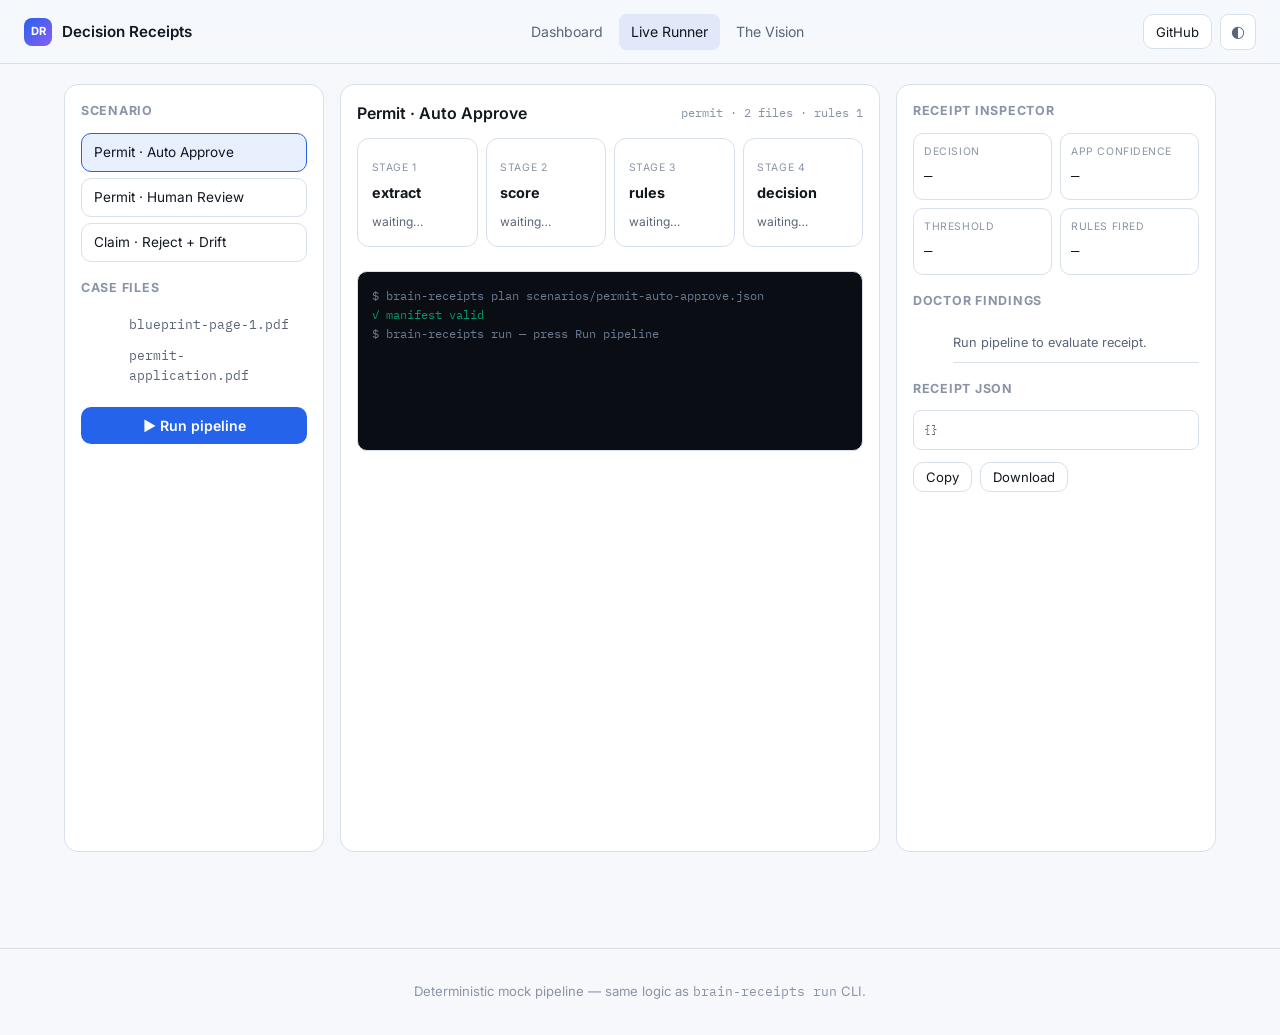
<file: site/runner.html>
<!DOCTYPE html>
<html lang="en">
<head>
  <meta charset="utf-8" />
  <meta name="viewport" content="width=device-width, initial-scale=1" />
  <title>Decision Receipts — Live Runner</title>
  <meta name="description" content="Run permit and claim scenarios through the decision receipt pipeline — watch extract, score, rules, and decision stages live." />
  <link rel="icon" type="image/svg+xml" href="./favicon.svg" />
  <link rel="preconnect" href="https://fonts.googleapis.com" />
  <link href="https://fonts.googleapis.com/css2?family=IBM+Plex+Mono:wght@400;500&family=Inter:wght@400;500;600;700&display=swap" rel="stylesheet" />
  <link rel="stylesheet" href="./styles.css" />
  <script src="./embedded-demos.js"></script>
  <script src="./shared.js" defer></script>
  <script src="./runner.js" defer></script>
</head>
<body>
  <header class="site-header">
    <a class="brand" href="./index.html">
      <span class="brand-mark">DR</span>
      Decision Receipts
    </a>
    <nav class="site-nav" aria-label="Main">
      <a href="./index.html" data-page="dashboard">Dashboard</a>
      <a href="./runner.html" data-page="runner" class="active">Live Runner</a>
      <a href="./vision.html" data-page="vision">The Vision</a>
    </nav>
    <div class="header-actions">
      <a class="btn btn-sm" href="https://github.com/Abhishek21g/brain-decision-receipts">GitHub</a>
      <button type="button" class="icon-btn" id="themeToggle" aria-label="Toggle theme">◐</button>
    </div>
  </header>

  <div class="page">
    <div class="runner-layout">
      <aside class="runner-sidebar">
        <h2>Scenario</h2>
        <div class="scenario-pick" id="scenarioPick"></div>
        <h2>Case files</h2>
        <ul class="file-tree" id="fileTree"></ul>
        <button type="button" class="btn btn-primary" id="runBtn" style="width:100%;margin-top:1rem">▶ Run pipeline</button>
      </aside>

      <main class="runner-main">
        <div style="display:flex;justify-content:space-between;align-items:center;margin-bottom:0.75rem;flex-wrap:wrap;gap:0.5rem">
          <h2 style="font-size:1rem;font-weight:600" id="runnerTitle">Select a scenario</h2>
          <span class="mono" style="font-size:0.75rem;color:var(--text-faint)" id="runnerMeta"></span>
        </div>
        <div class="pipeline-steps" id="pipelineSteps">
          <div class="pipe-card" data-step="extract"><span class="step-label">Stage 1</span><strong>extract</strong><span id="stepExtract">waiting…</span></div>
          <div class="pipe-card" data-step="score"><span class="step-label">Stage 2</span><strong>score</strong><span id="stepScore">waiting…</span></div>
          <div class="pipe-card" data-step="rules"><span class="step-label">Stage 3</span><strong>rules</strong><span id="stepRules">waiting…</span></div>
          <div class="pipe-card" data-step="decision"><span class="step-label">Stage 4</span><strong>decision</strong><span id="stepDecision">waiting…</span></div>
        </div>
        <div class="terminal-out" id="terminal" aria-live="polite"><span class="line-dim">$ brain-receipts run — waiting for scenario…</span></div>
      </main>

      <aside class="runner-inspector">
        <h2>Receipt inspector</h2>
        <div class="inspector-metrics">
          <div class="inspector-stat"><label>Decision</label><span id="inspDecision" class="decision-pill">—</span></div>
          <div class="inspector-stat"><label>App confidence</label><span id="inspConf">—</span></div>
          <div class="inspector-stat"><label>Threshold</label><span id="inspThreshold">—</span></div>
          <div class="inspector-stat"><label>Rules fired</label><span id="inspRules">—</span></div>
        </div>
        <h2>Doctor findings</h2>
        <ul class="findings-list" id="findingsList"><li class="finding"><p>Run pipeline to evaluate receipt.</p></li></ul>
        <h2 style="margin-top:1rem">Receipt JSON</h2>
        <pre class="receipt-preview" id="receiptPreview">{}</pre>
        <div style="display:flex;gap:0.5rem;margin-top:0.75rem;flex-wrap:wrap">
          <button type="button" class="btn btn-sm" id="copyBtn">Copy</button>
          <button type="button" class="btn btn-sm" id="downloadBtn">Download</button>
        </div>
      </aside>
    </div>
  </div>

  <footer class="site-footer">
    <p>Deterministic mock pipeline — same logic as <code>brain-receipts run</code> CLI.</p>
  </footer>
</body>
</html>
</file>
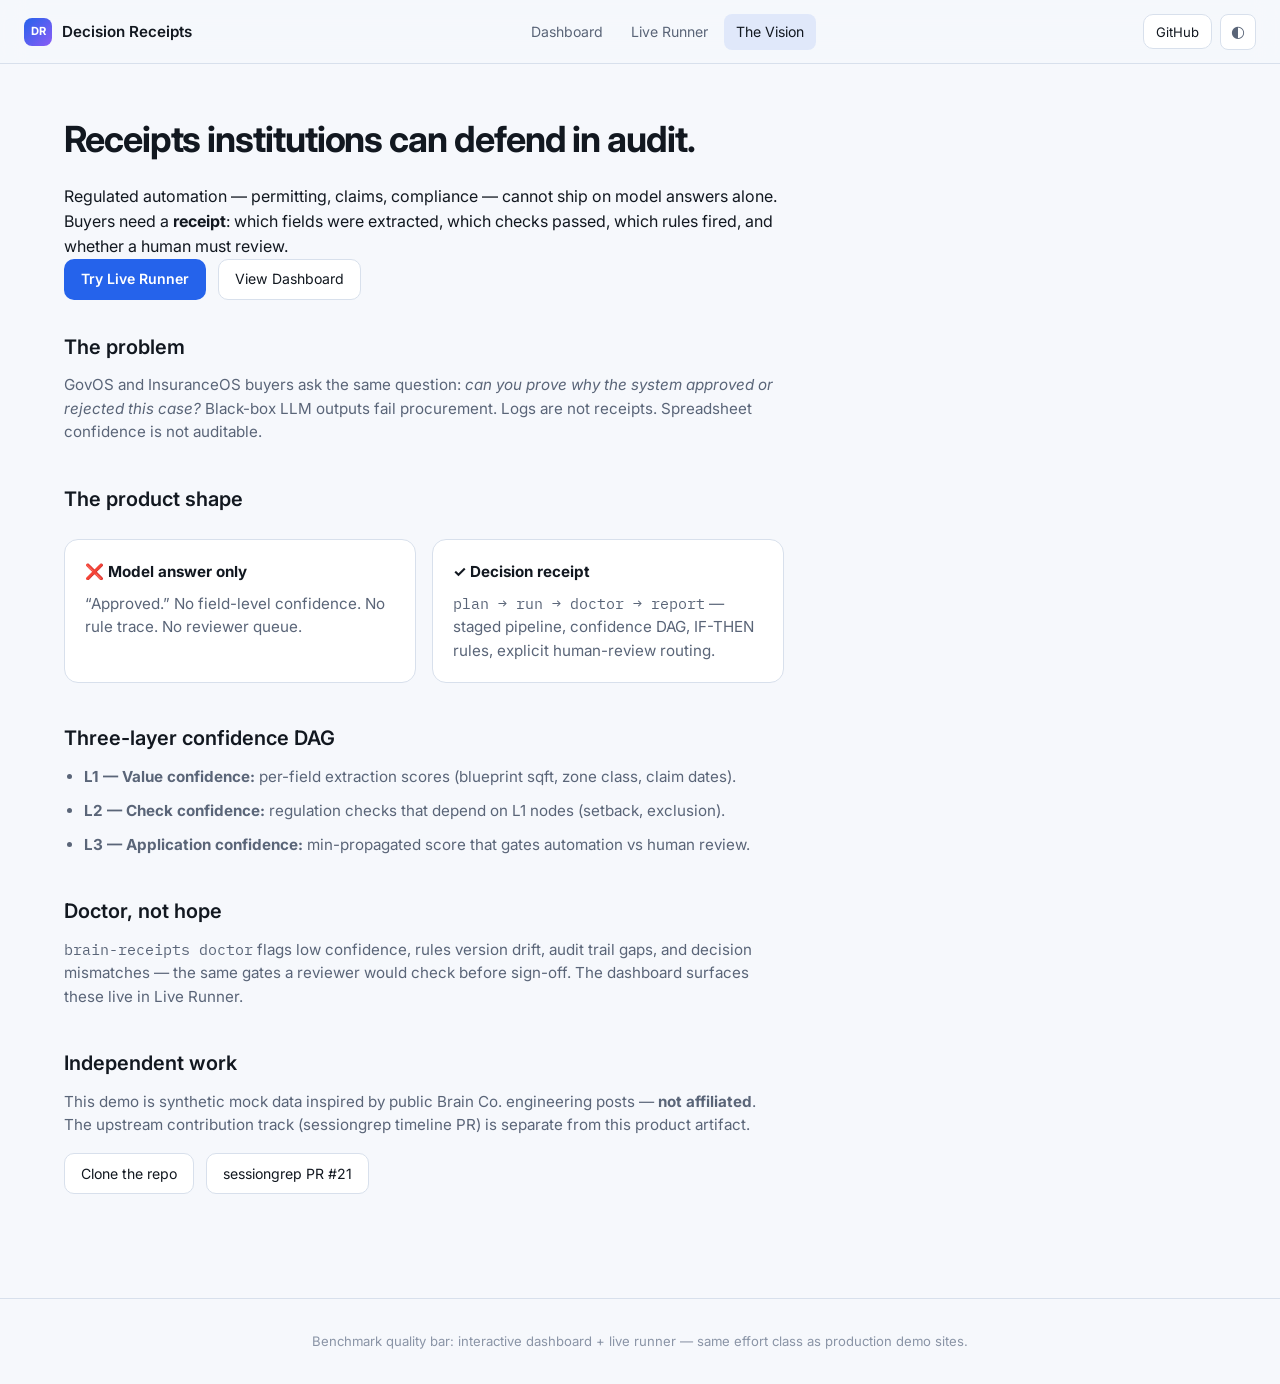
<file: site/vision.html>
<!DOCTYPE html>
<html lang="en">
<head>
  <meta charset="utf-8" />
  <meta name="viewport" content="width=device-width, initial-scale=1" />
  <title>Decision Receipts — The Vision</title>
  <meta name="description" content="Why institutional agents need audit-grade decision receipts — confidence DAGs, IF-THEN rules, and human-review queues." />
  <link rel="icon" type="image/svg+xml" href="./favicon.svg" />
  <link rel="preconnect" href="https://fonts.googleapis.com" />
  <link href="https://fonts.googleapis.com/css2?family=IBM+Plex+Mono:wght@400;500&family=Inter:wght@400;500;600;700&display=swap" rel="stylesheet" />
  <link rel="stylesheet" href="./styles.css" />
  <script src="./shared.js" defer></script>
</head>
<body>
  <header class="site-header">
    <a class="brand" href="./index.html">
      <span class="brand-mark">DR</span>
      Decision Receipts
    </a>
    <nav class="site-nav" aria-label="Main">
      <a href="./index.html" data-page="dashboard">Dashboard</a>
      <a href="./runner.html" data-page="runner">Live Runner</a>
      <a href="./vision.html" data-page="vision" class="active">The Vision</a>
    </nav>
    <div class="header-actions">
      <a class="btn btn-sm" href="https://github.com/Abhishek21g/brain-decision-receipts">GitHub</a>
      <button type="button" class="icon-btn" id="themeToggle" aria-label="Toggle theme">◐</button>
    </div>
  </header>

  <div class="page">
    <section class="vision-hero">
      <h1>Receipts institutions can defend in audit.</h1>
      <p class="subtitle">
        Regulated automation — permitting, claims, compliance — cannot ship on model answers alone.
        Buyers need a <strong>receipt</strong>: which fields were extracted, which checks passed,
        which rules fired, and whether a human must review.
      </p>
      <div class="hero-cta">
        <a class="btn btn-primary" href="./runner.html">Try Live Runner</a>
        <a class="btn" href="./index.html">View Dashboard</a>
      </div>
    </section>

    <section class="vision-block">
      <h2>The problem</h2>
      <p>
        GovOS and InsuranceOS buyers ask the same question: <em>can you prove why the system approved or rejected this case?</em>
        Black-box LLM outputs fail procurement. Logs are not receipts. Spreadsheet confidence is not auditable.
      </p>
    </section>

    <section class="vision-block">
      <h2>The product shape</h2>
      <div class="compare-grid">
        <article class="compare-card">
          <h3>❌ Model answer only</h3>
          <p class="subtitle" style="margin:0">“Approved.” No field-level confidence. No rule trace. No reviewer queue.</p>
        </article>
        <article class="compare-card">
          <h3>✓ Decision receipt</h3>
          <p class="subtitle" style="margin:0"><code>plan → run → doctor → report</code> — staged pipeline, confidence DAG, IF-THEN rules, explicit human-review routing.</p>
        </article>
      </div>
    </section>

    <section class="vision-block">
      <h2>Three-layer confidence DAG</h2>
      <ul>
        <li><strong>L1 — Value confidence:</strong> per-field extraction scores (blueprint sqft, zone class, claim dates).</li>
        <li><strong>L2 — Check confidence:</strong> regulation checks that depend on L1 nodes (setback, exclusion).</li>
        <li><strong>L3 — Application confidence:</strong> min-propagated score that gates automation vs human review.</li>
      </ul>
    </section>

    <section class="vision-block">
      <h2>Doctor, not hope</h2>
      <p>
        <code>brain-receipts doctor</code> flags low confidence, rules version drift, audit trail gaps, and decision mismatches —
        the same gates a reviewer would check before sign-off. The dashboard surfaces these live in Live Runner.
      </p>
    </section>

    <section class="vision-block">
      <h2>Independent work</h2>
      <p>
        This demo is synthetic mock data inspired by public Brain Co. engineering posts — <strong>not affiliated</strong>.
        The upstream contribution track (sessiongrep timeline PR) is separate from this product artifact.
      </p>
      <div class="hero-cta" style="margin-top:1rem">
        <a class="btn" href="https://github.com/Abhishek21g/brain-decision-receipts">Clone the repo</a>
        <a class="btn" href="https://github.com/braincompany/sessiongrep/pull/21">sessiongrep PR #21</a>
      </div>
    </section>
  </div>

  <footer class="site-footer">
    <p>Benchmark quality bar: interactive dashboard + live runner — same effort class as production demo sites.</p>
  </footer>

  <script>
    document.addEventListener("DOMContentLoaded", () => BR.initNav("vision"));
  </script>
</body>
</html>
</file>
<file: site/styles.css>
:root,
[data-theme="dark"] {
  --bg: #090b10;
  --bg-elevated: #0f1219;
  --surface: #141a24;
  --surface2: #1a2230;
  --border: #2a3344;
  --border-strong: #3a465c;
  --text: #eef2f8;
  --text-muted: #8b97ad;
  --text-faint: #5c677d;
  --accent: #5b9cff;
  --accent-dim: rgba(91, 156, 255, 0.12);
  --good: #3dd68c;
  --good-dim: rgba(61, 214, 140, 0.14);
  --warn: #f0b429;
  --warn-dim: rgba(240, 180, 41, 0.14);
  --bad: #ff6b7a;
  --bad-dim: rgba(255, 107, 122, 0.14);
  --shadow: 0 12px 40px rgba(0, 0, 0, 0.35);
  --chart-grid: #222a38;
  --header-bg: rgba(9, 11, 16, 0.85);
  --hero-glow: radial-gradient(ellipse 80% 60% at 50% -20%, rgba(91, 156, 255, 0.18), transparent);
}

[data-theme="light"] {
  --bg: #f6f8fc;
  --bg-elevated: #ffffff;
  --surface: #ffffff;
  --surface2: #f0f3f9;
  --border: #d8e0ec;
  --border-strong: #b8c4d8;
  --text: #121820;
  --text-muted: #5a6578;
  --text-faint: #8a94a6;
  --accent: #2563eb;
  --accent-dim: rgba(37, 99, 235, 0.1);
  --good: #059669;
  --good-dim: rgba(5, 150, 105, 0.12);
  --warn: #d97706;
  --warn-dim: rgba(217, 119, 6, 0.12);
  --bad: #dc2626;
  --bad-dim: rgba(220, 38, 38, 0.1);
  --shadow: 0 12px 40px rgba(15, 23, 42, 0.08);
  --chart-grid: #e2e8f0;
  --header-bg: rgba(246, 248, 252, 0.9);
  --hero-glow: radial-gradient(ellipse 80% 60% at 50% -20%, rgba(37, 99, 235, 0.1), transparent);
}

* { box-sizing: border-box; margin: 0; }
html { scroll-behavior: smooth; }
body {
  font-family: "Inter", "IBM Plex Sans", system-ui, sans-serif;
  background: var(--bg);
  color: var(--text);
  line-height: 1.55;
  min-height: 100vh;
}
a { color: var(--accent); text-decoration: none; }
a:hover { text-decoration: underline; }
code, .mono { font-family: "IBM Plex Mono", ui-monospace, monospace; }

.site-header {
  position: sticky;
  top: 0;
  z-index: 100;
  display: flex;
  align-items: center;
  justify-content: space-between;
  gap: 1rem;
  padding: 0.85rem 1.5rem;
  border-bottom: 1px solid var(--border);
  background: var(--header-bg);
  backdrop-filter: blur(12px);
}
.brand {
  display: flex;
  align-items: center;
  gap: 0.65rem;
  font-weight: 600;
  font-size: 0.95rem;
  color: var(--text);
  text-decoration: none;
}
.brand:hover { text-decoration: none; }
.brand-mark {
  width: 28px;
  height: 28px;
  border-radius: 8px;
  background: linear-gradient(135deg, var(--accent), #8b5cf6);
  display: grid;
  place-items: center;
  font-size: 0.7rem;
  color: #fff;
  font-weight: 700;
}
.site-nav {
  display: flex;
  gap: 0.25rem;
  flex-wrap: wrap;
}
.site-nav a {
  color: var(--text-muted);
  font-size: 0.88rem;
  padding: 0.45rem 0.75rem;
  border-radius: 8px;
  text-decoration: none;
}
.site-nav a:hover { color: var(--text); background: var(--surface2); text-decoration: none; }
.site-nav a.active { color: var(--text); background: var(--accent-dim); }
.header-actions { display: flex; align-items: center; gap: 0.5rem; }
.icon-btn {
  border: 1px solid var(--border);
  background: var(--surface);
  color: var(--text-muted);
  border-radius: 8px;
  width: 36px;
  height: 36px;
  cursor: pointer;
  display: grid;
  place-items: center;
  font-size: 1rem;
}
.icon-btn:hover { color: var(--text); border-color: var(--border-strong); }
.btn {
  display: inline-flex;
  align-items: center;
  justify-content: center;
  gap: 0.4rem;
  border: 1px solid var(--border);
  padding: 0.55rem 1rem;
  border-radius: 10px;
  color: var(--text);
  background: var(--surface);
  font-size: 0.88rem;
  cursor: pointer;
  font-family: inherit;
  text-decoration: none;
}
.btn:hover { border-color: var(--border-strong); text-decoration: none; }
.btn-primary {
  background: var(--accent);
  color: #fff;
  border-color: transparent;
  font-weight: 600;
}
.btn-primary:hover { filter: brightness(1.05); }
.btn-sm { padding: 0.4rem 0.75rem; font-size: 0.82rem; }

.page { max-width: 1200px; margin: 0 auto; padding: 0 1.5rem 4rem; }
.hero {
  padding: 3rem 0 2.5rem;
  background: var(--hero-glow);
  border-bottom: 1px solid var(--border);
}
.hero h1 {
  font-size: clamp(2rem, 4.5vw, 3rem);
  font-weight: 700;
  letter-spacing: -0.03em;
  line-height: 1.1;
  margin-bottom: 0.75rem;
}
.hero .subtitle {
  font-size: 1.05rem;
  color: var(--text-muted);
  max-width: 58ch;
  margin-bottom: 1.25rem;
}
.hero .subtitle strong { color: var(--text); font-weight: 600; }
.hero-cta { display: flex; gap: 0.75rem; flex-wrap: wrap; }

.control-bar {
  display: flex;
  align-items: center;
  justify-content: space-between;
  gap: 1rem;
  flex-wrap: wrap;
  padding: 1.25rem 0;
}
.control-label {
  font-size: 0.78rem;
  font-weight: 600;
  text-transform: uppercase;
  letter-spacing: 0.06em;
  color: var(--text-faint);
}
.mode-tabs {
  display: inline-flex;
  border: 1px solid var(--border);
  border-radius: 10px;
  overflow: hidden;
  background: var(--surface);
}
.mode-tab {
  border: none;
  background: transparent;
  color: var(--text-muted);
  padding: 0.5rem 1rem;
  font-size: 0.85rem;
  cursor: pointer;
  font-family: inherit;
}
.mode-tab:hover { color: var(--text); }
.mode-tab.active {
  background: var(--accent-dim);
  color: var(--accent);
  font-weight: 600;
}

.section { padding: 2rem 0; }
.section-head { margin-bottom: 1rem; }
.section-head h2 {
  font-size: 1.15rem;
  font-weight: 600;
  letter-spacing: -0.02em;
  margin-bottom: 0.35rem;
}
.section-head p {
  font-size: 0.88rem;
  color: var(--text-muted);
  max-width: 70ch;
}

.chart-grid {
  display: grid;
  grid-template-columns: repeat(2, minmax(0, 1fr));
  gap: 1rem;
}
@media (max-width: 900px) { .chart-grid { grid-template-columns: 1fr; } }

.panel {
  background: var(--surface);
  border: 1px solid var(--border);
  border-radius: 14px;
  padding: 1.1rem 1.2rem;
  box-shadow: var(--shadow);
}
.panel.span-2 { grid-column: span 2; }
@media (max-width: 900px) { .panel.span-2 { grid-column: span 1; } }
.panel h3 {
  font-size: 0.95rem;
  font-weight: 600;
  margin-bottom: 0.25rem;
}
.panel .panel-desc {
  font-size: 0.8rem;
  color: var(--text-muted);
  margin-bottom: 1rem;
  line-height: 1.45;
}
.chart-wrap { position: relative; min-height: 220px; }
.chart-wrap.tall { min-height: 280px; }

.heatmap {
  display: grid;
  gap: 3px;
  font-size: 0.72rem;
}
.heatmap-header, .heatmap-row {
  display: grid;
  grid-template-columns: 120px repeat(3, 1fr);
  gap: 3px;
}
.heatmap-header span {
  color: var(--text-faint);
  font-weight: 600;
  text-transform: uppercase;
  letter-spacing: 0.04em;
  padding: 0.35rem;
}
.heatmap-label {
  color: var(--text-muted);
  padding: 0.5rem 0.35rem;
  white-space: nowrap;
  overflow: hidden;
  text-overflow: ellipsis;
}
.heatmap-cell {
  border-radius: 6px;
  padding: 0.5rem;
  text-align: center;
  font-family: "IBM Plex Mono", monospace;
  font-size: 0.7rem;
  font-weight: 500;
  border: 1px solid transparent;
}

.rank-list { list-style: none; }
.rank-item {
  display: grid;
  grid-template-columns: 2rem 1fr auto;
  gap: 0.75rem;
  align-items: center;
  padding: 0.65rem 0;
  border-bottom: 1px solid var(--border);
}
.rank-item:last-child { border-bottom: none; }
.rank-num { color: var(--text-faint); font-family: "IBM Plex Mono", monospace; font-size: 0.8rem; }
.rank-name { font-size: 0.88rem; font-weight: 500; }
.rank-bar-wrap {
  grid-column: 2 / -1;
  height: 6px;
  background: var(--surface2);
  border-radius: 3px;
  overflow: hidden;
  margin-top: -0.25rem;
}
.rank-bar { height: 100%; border-radius: 3px; background: var(--bad); }
.rank-pct {
  font-family: "IBM Plex Mono", monospace;
  font-size: 0.78rem;
  color: var(--text-muted);
}

.scenario-grid {
  display: grid;
  grid-template-columns: repeat(auto-fill, minmax(300px, 1fr));
  gap: 1rem;
}
.scenario-card {
  display: flex;
  flex-direction: column;
  gap: 0.65rem;
  background: var(--surface);
  border: 1px solid var(--border);
  border-radius: 14px;
  padding: 1.1rem;
  text-decoration: none;
  color: inherit;
  transition: border-color 0.15s, transform 0.15s;
}
.scenario-card:hover {
  border-color: var(--accent);
  transform: translateY(-2px);
  text-decoration: none;
}
.scenario-card h3 { font-size: 1rem; font-weight: 600; }
.scenario-meta {
  display: flex;
  flex-wrap: wrap;
  gap: 0.4rem;
  font-size: 0.72rem;
  color: var(--text-faint);
  font-family: "IBM Plex Mono", monospace;
}
.badge {
  display: inline-flex;
  align-items: center;
  padding: 0.2rem 0.5rem;
  border-radius: 6px;
  font-size: 0.7rem;
  font-weight: 600;
  text-transform: uppercase;
  letter-spacing: 0.04em;
}
.badge-good { background: var(--good-dim); color: var(--good); }
.badge-warn { background: var(--warn-dim); color: var(--warn); }
.badge-bad { background: var(--bad-dim); color: var(--bad); }
.badge-neutral { background: var(--accent-dim); color: var(--accent); }
.scenario-card p { font-size: 0.85rem; color: var(--text-muted); flex: 1; }
.scenario-card .open-cta { font-size: 0.82rem; font-weight: 600; color: var(--accent); }

.runner-layout {
  display: grid;
  grid-template-columns: 260px 1fr 320px;
  gap: 1rem;
  min-height: calc(100vh - 80px);
  padding: 1.25rem 0 2rem;
}
@media (max-width: 1100px) { .runner-layout { grid-template-columns: 1fr; } }
.runner-sidebar, .runner-main, .runner-inspector {
  background: var(--surface);
  border: 1px solid var(--border);
  border-radius: 14px;
  padding: 1rem;
}
.runner-sidebar h2, .runner-inspector h2 {
  font-size: 0.78rem;
  text-transform: uppercase;
  letter-spacing: 0.06em;
  color: var(--text-faint);
  margin-bottom: 0.75rem;
}
.scenario-pick { display: flex; flex-direction: column; gap: 0.4rem; margin-bottom: 1rem; }
.scenario-pick button {
  text-align: left;
  border: 1px solid var(--border);
  background: var(--bg-elevated);
  color: var(--text);
  border-radius: 10px;
  padding: 0.65rem 0.75rem;
  cursor: pointer;
  font-family: inherit;
  font-size: 0.85rem;
}
.scenario-pick button.active { border-color: var(--accent); background: var(--accent-dim); }
.file-tree { list-style: none; font-size: 0.8rem; }
.file-tree li {
  padding: 0.35rem 0.5rem;
  color: var(--text-muted);
  border-radius: 6px;
  font-family: "IBM Plex Mono", monospace;
}
.pipeline-steps {
  display: grid;
  grid-template-columns: repeat(4, 1fr);
  gap: 0.5rem;
  margin-bottom: 1.5rem;
}
@media (max-width: 700px) { .pipeline-steps { grid-template-columns: repeat(2, 1fr); } }
.pipe-card {
  border: 1px solid var(--border);
  border-radius: 12px;
  padding: 0.85rem;
  background: var(--bg-elevated);
  transition: border-color 0.2s, background 0.2s;
}
.pipe-card.running { border-color: var(--accent); background: var(--accent-dim); }
.pipe-card.done { border-color: var(--good); background: var(--good-dim); }
.pipe-card .step-label {
  font-size: 0.65rem;
  text-transform: uppercase;
  letter-spacing: 0.06em;
  color: var(--text-faint);
}
.pipe-card strong { display: block; margin: 0.25rem 0; font-size: 0.9rem; }
.pipe-card span { font-size: 0.75rem; color: var(--text-muted); }
.terminal-out {
  background: #0a0e14;
  border: 1px solid var(--border);
  border-radius: 10px;
  padding: 0.85rem;
  font-family: "IBM Plex Mono", monospace;
  font-size: 0.75rem;
  line-height: 1.6;
  color: #b8c5d9;
  min-height: 180px;
  max-height: 320px;
  overflow: auto;
  white-space: pre-wrap;
}
.terminal-out .line-dim { color: #6b7a90; }
.terminal-out .line-ok { color: var(--good); }
.terminal-out .line-warn { color: var(--warn); }
.terminal-out .line-bad { color: var(--bad); }

.inspector-metrics {
  display: grid;
  grid-template-columns: 1fr 1fr;
  gap: 0.5rem;
  margin-bottom: 1rem;
}
.inspector-stat {
  background: var(--bg-elevated);
  border: 1px solid var(--border);
  border-radius: 10px;
  padding: 0.65rem;
}
.inspector-stat label {
  display: block;
  font-size: 0.65rem;
  text-transform: uppercase;
  letter-spacing: 0.05em;
  color: var(--text-faint);
  margin-bottom: 0.2rem;
}
.inspector-stat span { font-family: "IBM Plex Mono", monospace; font-weight: 600; font-size: 0.9rem; }
.decision-pill.good { color: var(--good); }
.decision-pill.warn { color: var(--warn); }
.decision-pill.bad { color: var(--bad); }

.findings-list { list-style: none; max-height: 200px; overflow: auto; }
.finding { padding: 0.55rem 0; border-bottom: 1px solid var(--border); font-size: 0.8rem; }
.finding strong { display: block; font-size: 0.75rem; }
.finding p { color: var(--text-muted); margin-top: 0.15rem; }
.finding.critical strong { color: var(--bad); }
.finding.warning strong { color: var(--warn); }
.finding.ok strong { color: var(--good); }

.receipt-preview {
  margin-top: 0.75rem;
  font-family: "IBM Plex Mono", monospace;
  font-size: 0.68rem;
  color: var(--text-muted);
  background: var(--bg-elevated);
  border: 1px solid var(--border);
  border-radius: 8px;
  padding: 0.65rem;
  max-height: 160px;
  overflow: auto;
  white-space: pre-wrap;
}

.vision-hero { padding: 3rem 0 2rem; max-width: 720px; }
.vision-hero h1 { font-size: 2.25rem; font-weight: 700; letter-spacing: -0.03em; margin-bottom: 1rem; }
.vision-block { max-width: 720px; margin-bottom: 2.5rem; }
.vision-block h2 { font-size: 1.25rem; font-weight: 600; margin-bottom: 0.65rem; }
.vision-block p, .vision-block li { color: var(--text-muted); font-size: 0.95rem; margin-bottom: 0.65rem; }
.vision-block ul { padding-left: 1.25rem; }
.compare-grid { display: grid; grid-template-columns: repeat(2, 1fr); gap: 1rem; margin: 1.5rem 0; }
@media (max-width: 700px) { .compare-grid { grid-template-columns: 1fr; } }
.compare-card {
  background: var(--surface);
  border: 1px solid var(--border);
  border-radius: 14px;
  padding: 1.25rem;
}
.compare-card h3 { font-size: 0.95rem; margin-bottom: 0.5rem; }

.site-footer {
  border-top: 1px solid var(--border);
  padding: 2rem 1.5rem;
  text-align: center;
  color: var(--text-faint);
  font-size: 0.82rem;
}
.floating-cta {
  position: fixed;
  bottom: 1.5rem;
  right: 1.5rem;
  z-index: 50;
  box-shadow: var(--shadow);
}
</file>
